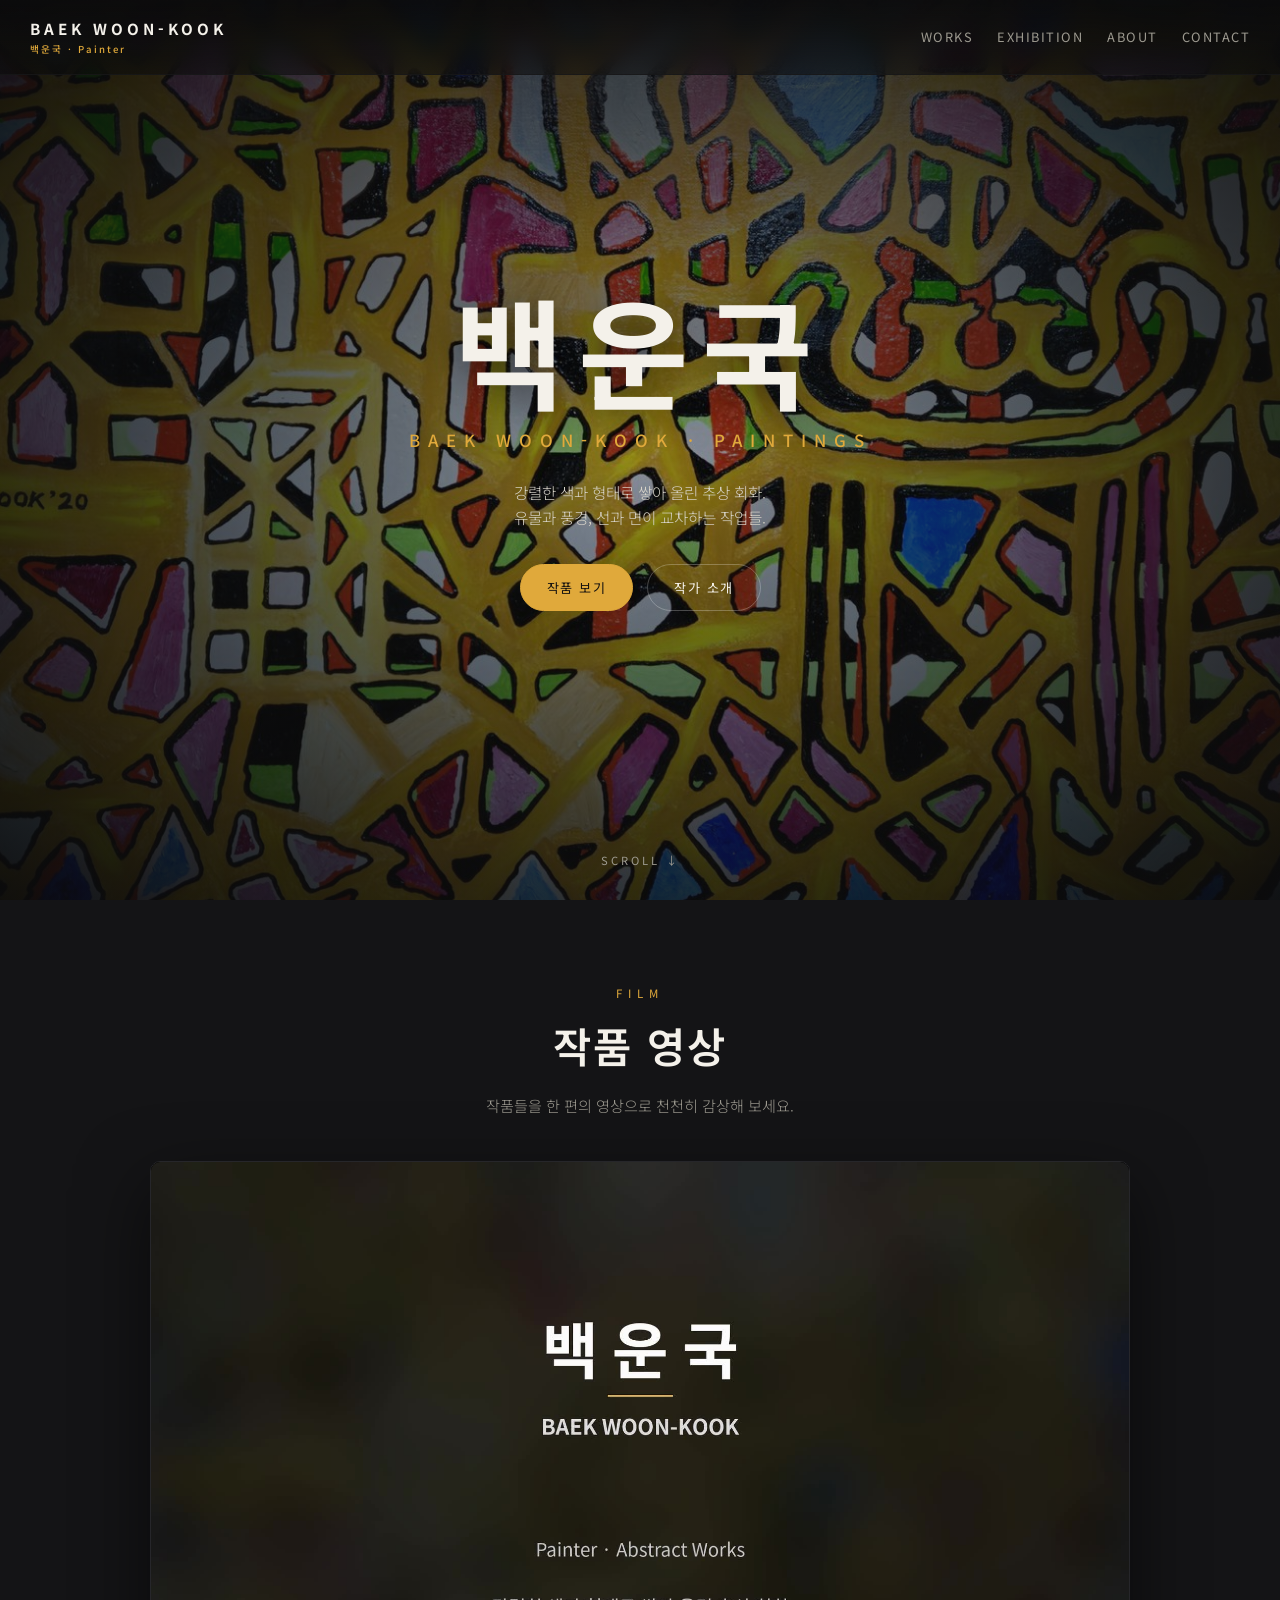
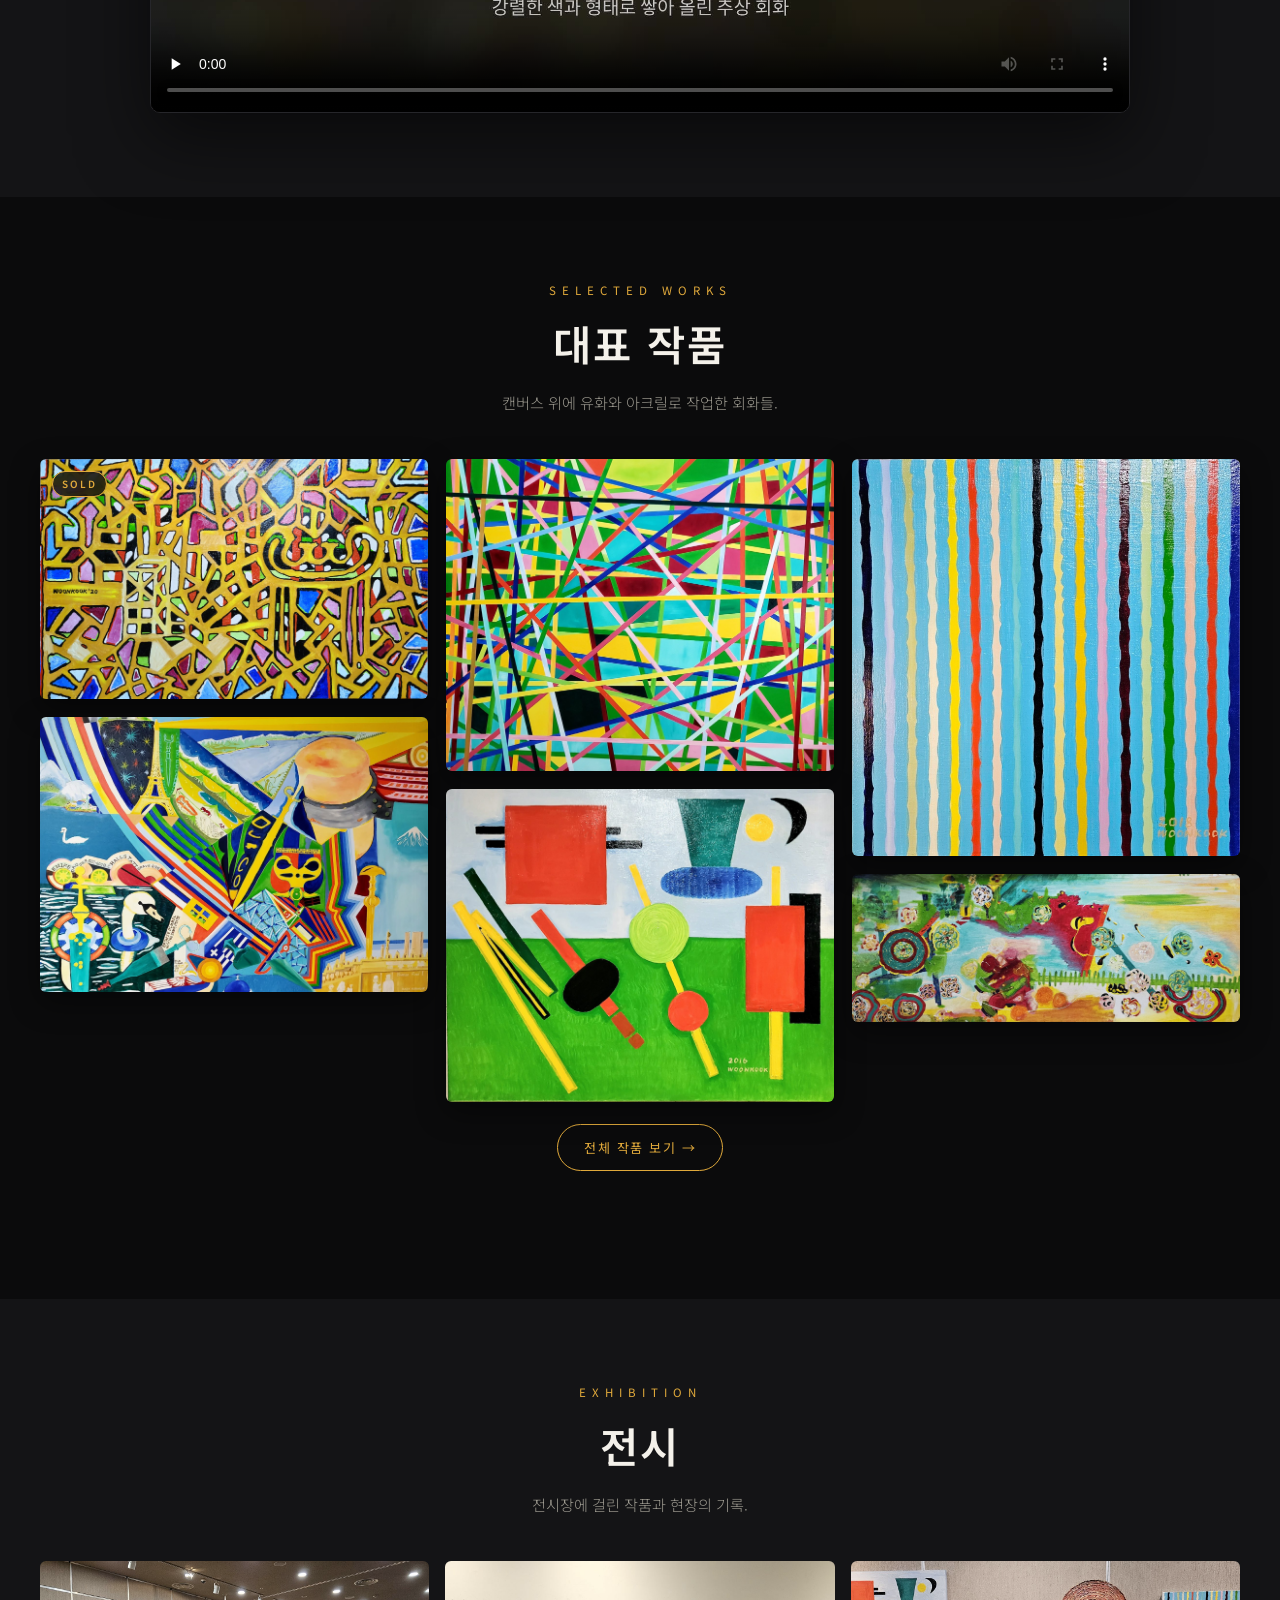
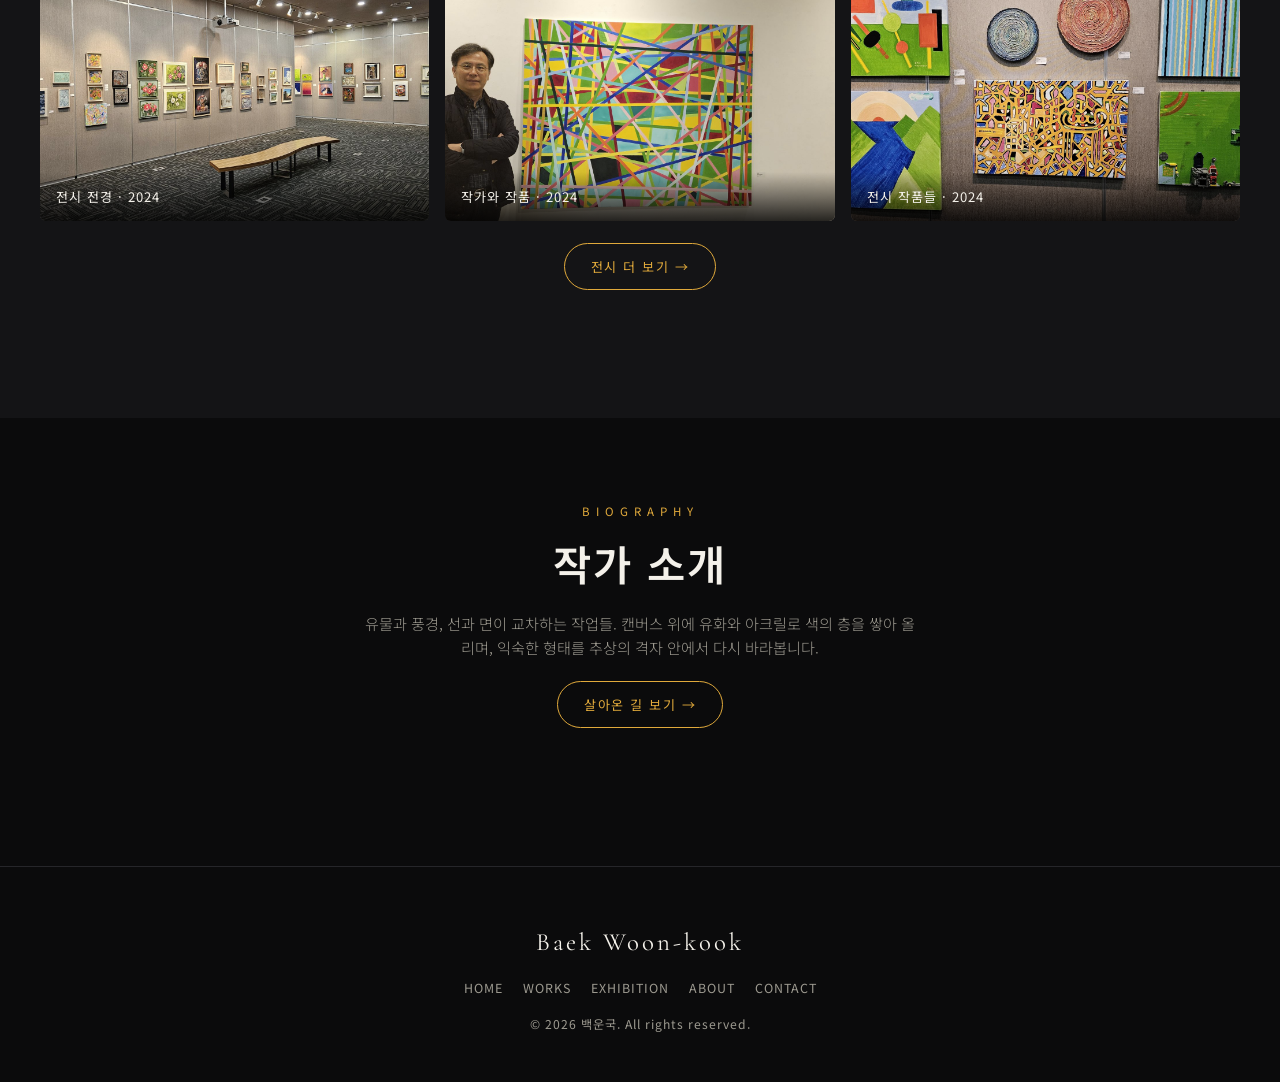
<file: index.html>
<!DOCTYPE html>
<html lang="ko">
<head>
<meta charset="UTF-8" />
<meta name="viewport" content="width=device-width, initial-scale=1.0" />
<title>백운국 · BAEK WOON-KOOK</title>
<meta name="description" content="백운국(BAEK WOON-KOOK) 추상 회화 갤러리. 강렬한 색과 형태로 쌓아 올린 작업들." />
<link rel="preconnect" href="https://fonts.googleapis.com" />
<link rel="preconnect" href="https://fonts.gstatic.com" crossorigin />
<link href="https://fonts.googleapis.com/css2?family=Cormorant+Garamond:wght@500;600;700&family=Noto+Sans+KR:wght@300;400;500;700&display=swap" rel="stylesheet" />
<link rel="stylesheet" href="assets/style.css?v=20260607b" />
<link rel="manifest" href="manifest.webmanifest?v=20260607b" />
<meta name="theme-color" content="#0b0b0c" />
<link rel="apple-touch-icon" href="assets/apple-touch-icon.png?v=20260607b" />
<meta name="apple-mobile-web-app-capable" content="yes" />
<meta name="mobile-web-app-capable" content="yes" />
<meta name="apple-mobile-web-app-status-bar-style" content="black-translucent" />
<meta name="apple-mobile-web-app-title" content="백운국" />
<link rel="icon" type="image/png" sizes="32x32" href="assets/favicon-32.png?v=20260607b" />
</head>
<body>

<header class="hero">
  <div class="bg" id="heroBg"></div>
  <div class="veil"></div>
  <div class="center">
    <h1>백운국</h1>
    <div class="en">BAEK WOON-KOOK · PAINTINGS</div>
    <p class="tag">강렬한 색과 형태로 쌓아 올린 추상 회화.<br>유물과 풍경, 선과 면이 교차하는 작업들.</p>
    <div class="cta">
      <a class="btn solid" href="works.html">작품 보기</a>
      <a class="btn ghost" href="about.html">작가 소개</a>
    </div>
  </div>
  <div class="scroll">SCROLL ↓</div>
</header>

<!-- 작품 영상 -->
<section class="alt" id="film">
  <div class="head reveal">
    <div class="k">Film</div>
    <h2>작품 영상</h2>
    <p>작품들을 한 편의 영상으로 천천히 감상해 보세요.</p>
  </div>
  <div class="filmwrap reveal">
    <video class="filmplayer" controls playsinline preload="none"
           poster="media/slideshow-poster.jpg?v=20260607b">
      <source src="media/slideshow.mp4?v=20260607b" type="video/mp4" />
      이 브라우저는 영상 재생을 지원하지 않습니다.
      <a href="media/slideshow.mp4?v=20260607b">영상 내려받기</a>
    </video>
  </div>
</section>

<!-- 대표 작품 -->
<section id="featured">
  <div class="head reveal">
    <div class="k">Selected Works</div>
    <h2>대표 작품</h2>
    <p>캔버스 위에 유화와 아크릴로 작업한 회화들.</p>
  </div>
  <div class="works" id="featured-grid"></div>
  <div class="head"><a class="btn more" href="works.html">전체 작품 보기 →</a></div>
</section>

<!-- 전시 -->
<section class="alt" id="exhibition">
  <div class="head reveal">
    <div class="k">Exhibition</div>
    <h2>전시</h2>
    <p>전시장에 걸린 작품과 현장의 기록.</p>
  </div>
  <div class="exrow" id="exh-grid"></div>
  <div class="head"><a class="btn more" href="exhibitions.html">전시 더 보기 →</a></div>
</section>

<!-- 작가 소개 티저 -->
<section id="about-teaser">
  <div class="head reveal">
    <div class="k">Biography</div>
    <h2>작가 소개</h2>
    <p id="intro-text"></p>
    <a class="btn more" href="about.html">살아온 길 보기 →</a>
  </div>
</section>

<script src="assets/data.js?v=20260607b"></script>
<script src="assets/site.js?v=20260607b"></script>
<script>
  window.pageInit = function () {
    // 히어로 배경
    document.getElementById("heroBg").style.backgroundImage = "url('" + imgSrc(WORKS[0].file) + "')";
    // 대표 작품 6점
    renderWorks(document.getElementById("featured-grid"), WORKS.slice(0, 6));
    // 전시 3점 (라이트박스)
    const eg = document.getElementById("exh-grid");
    const exItems = EXH.slice(0, 3);
    exItems.forEach((e, i) => {
      const fig = document.createElement("figure"); fig.className = "reveal";
      const img = new Image(); img.src = imgSrc(e.file); img.alt = e.t; img.loading = "lazy";
      const cap = document.createElement("figcaption");
      cap.textContent = e.t + (e.year ? " · " + e.year : "");
      fig.appendChild(img); fig.appendChild(cap);
      fig.onclick = () => openLightbox(exItems.map(x => ({ file:x.file, t:x.t, m:x.year })), i);
      eg.appendChild(fig);
    });
    // 소개 문구
    document.getElementById("intro-text").textContent = SITE.intro;
  };
</script>
</body>
</html>
</file>
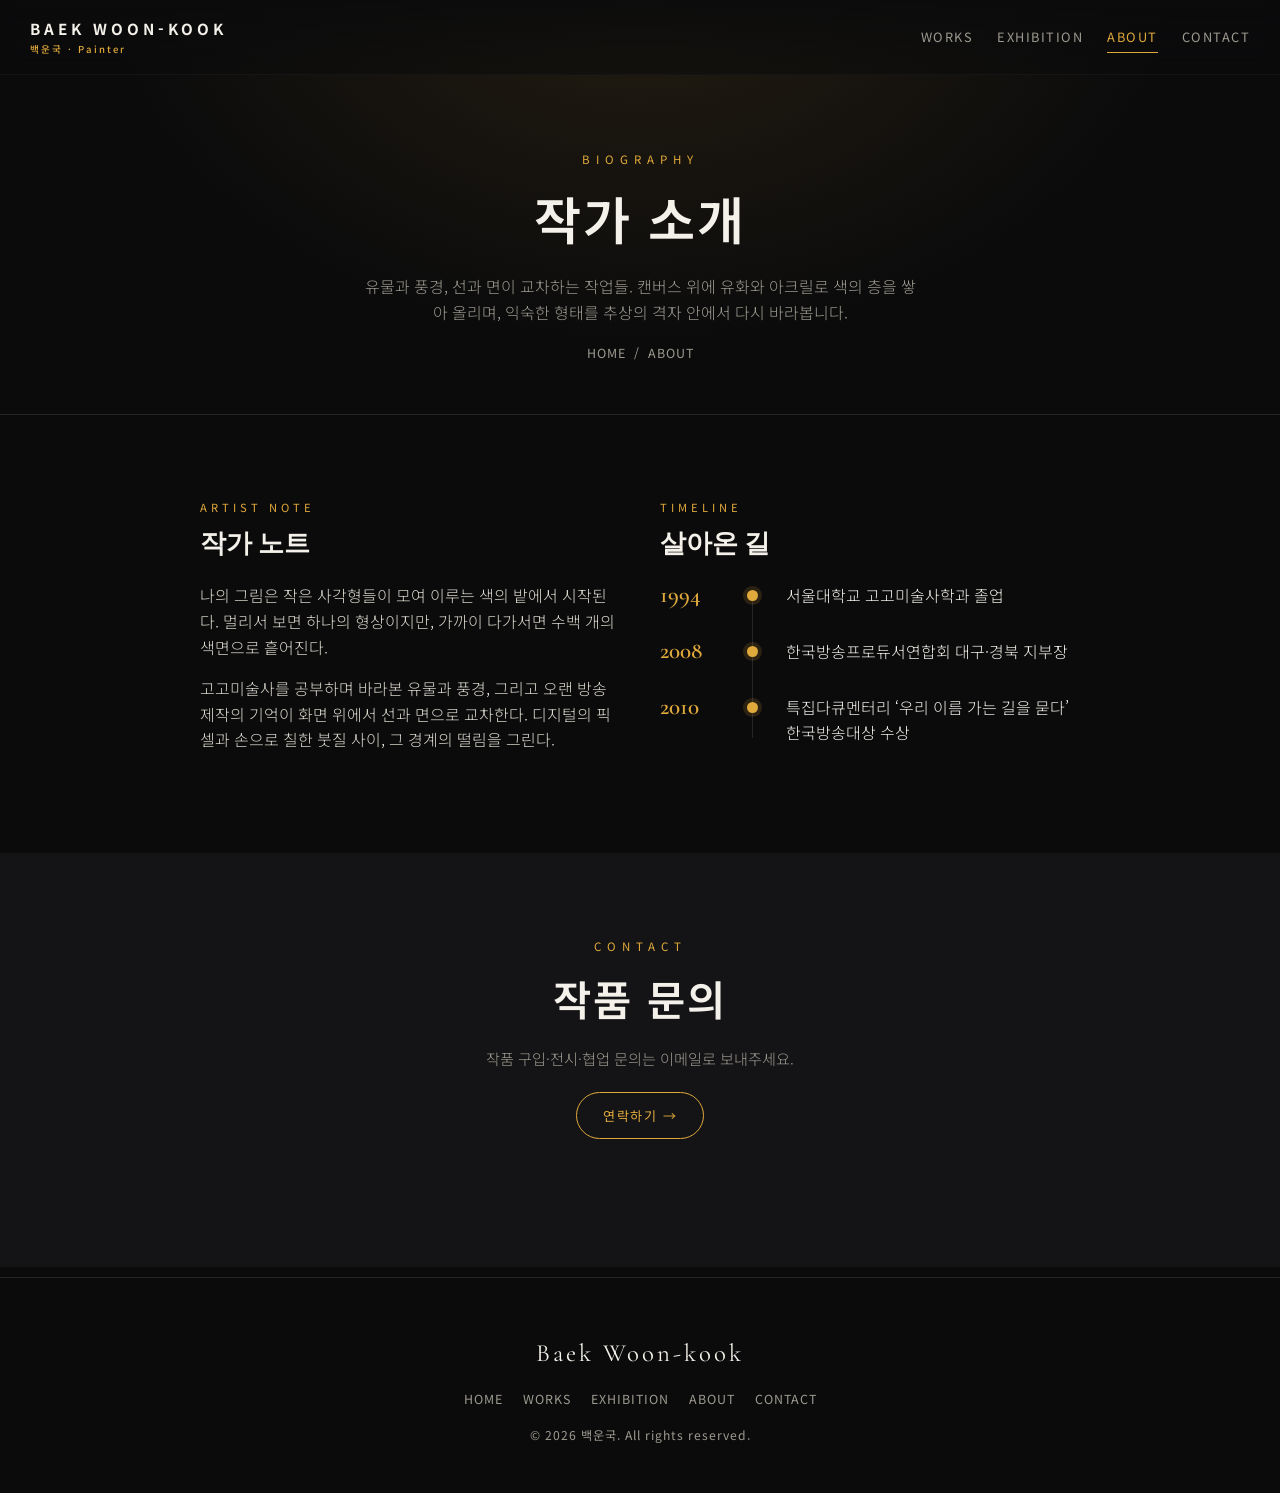
<file: about.html>
<!DOCTYPE html>
<html lang="ko">
<head>
<meta charset="UTF-8" />
<meta name="viewport" content="width=device-width, initial-scale=1.0" />
<title>작가 소개 · 백운국</title>
<meta name="description" content="백운국 작가 노트와 약력." />
<link rel="preconnect" href="https://fonts.googleapis.com" />
<link rel="preconnect" href="https://fonts.gstatic.com" crossorigin />
<link href="https://fonts.googleapis.com/css2?family=Cormorant+Garamond:wght@500;600;700&family=Noto+Sans+KR:wght@300;400;500;700&display=swap" rel="stylesheet" />
<link rel="stylesheet" href="assets/style.css?v=20260607b" />
<link rel="manifest" href="manifest.webmanifest?v=20260607b" />
<meta name="theme-color" content="#0b0b0c" />
<link rel="apple-touch-icon" href="assets/apple-touch-icon.png?v=20260607b" />
<meta name="apple-mobile-web-app-capable" content="yes" />
<meta name="mobile-web-app-capable" content="yes" />
<meta name="apple-mobile-web-app-status-bar-style" content="black-translucent" />
<meta name="apple-mobile-web-app-title" content="백운국" />
<link rel="icon" type="image/png" sizes="32x32" href="assets/favicon-32.png?v=20260607b" />
</head>
<body>

<header class="banner">
  <div class="k">Biography</div>
  <h1>작가 소개</h1>
  <p id="intro"></p>
  <div class="crumb"><a href="index.html">HOME</a> &nbsp;/&nbsp; ABOUT</div>
</header>

<!-- 작가 노트 + 약력 -->
<section>
  <div class="about">
    <div class="statement reveal">
      <div class="k" style="color:var(--gold); letter-spacing:4px; font-size:.7rem;">ARTIST NOTE</div>
      <h2 class="serif" style="font-size:1.6rem; margin:8px 0 18px;">작가 노트</h2>
      <div id="statement"></div>
    </div>
    <div class="reveal">
      <div class="k" style="color:var(--gold); letter-spacing:4px; font-size:.7rem;">TIMELINE</div>
      <h2 class="serif" style="font-size:1.6rem; margin:8px 0 18px;">살아온 길</h2>
      <div class="timeline" id="timeline"></div>
    </div>
  </div>
</section>

<!-- 연락 안내 -->
<section class="alt">
  <div class="head reveal">
    <div class="k">Contact</div>
    <h2>작품 문의</h2>
    <p>작품 구입·전시·협업 문의는 이메일로 보내주세요.</p>
    <a class="btn more" href="contact.html">연락하기 →</a>
  </div>
</section>

<script src="assets/data.js?v=20260607b"></script>
<script src="assets/site.js?v=20260607b"></script>
<script>
  window.pageInit = function () {
    document.getElementById("intro").textContent = SITE.intro;
    document.getElementById("statement").innerHTML =
      SITE.statement.map(p => `<p>${p}</p>`).join("");
    const tg = document.getElementById("timeline");
    LIFE.forEach(e => {
      const r = document.createElement("div"); r.className = "tl";
      r.innerHTML = `<div class="yr">${e.y}</div><div class="body"><div class="desc">${e.d}</div></div>`;
      tg.appendChild(r);
    });
  };
</script>
</body>
</html>
</file>
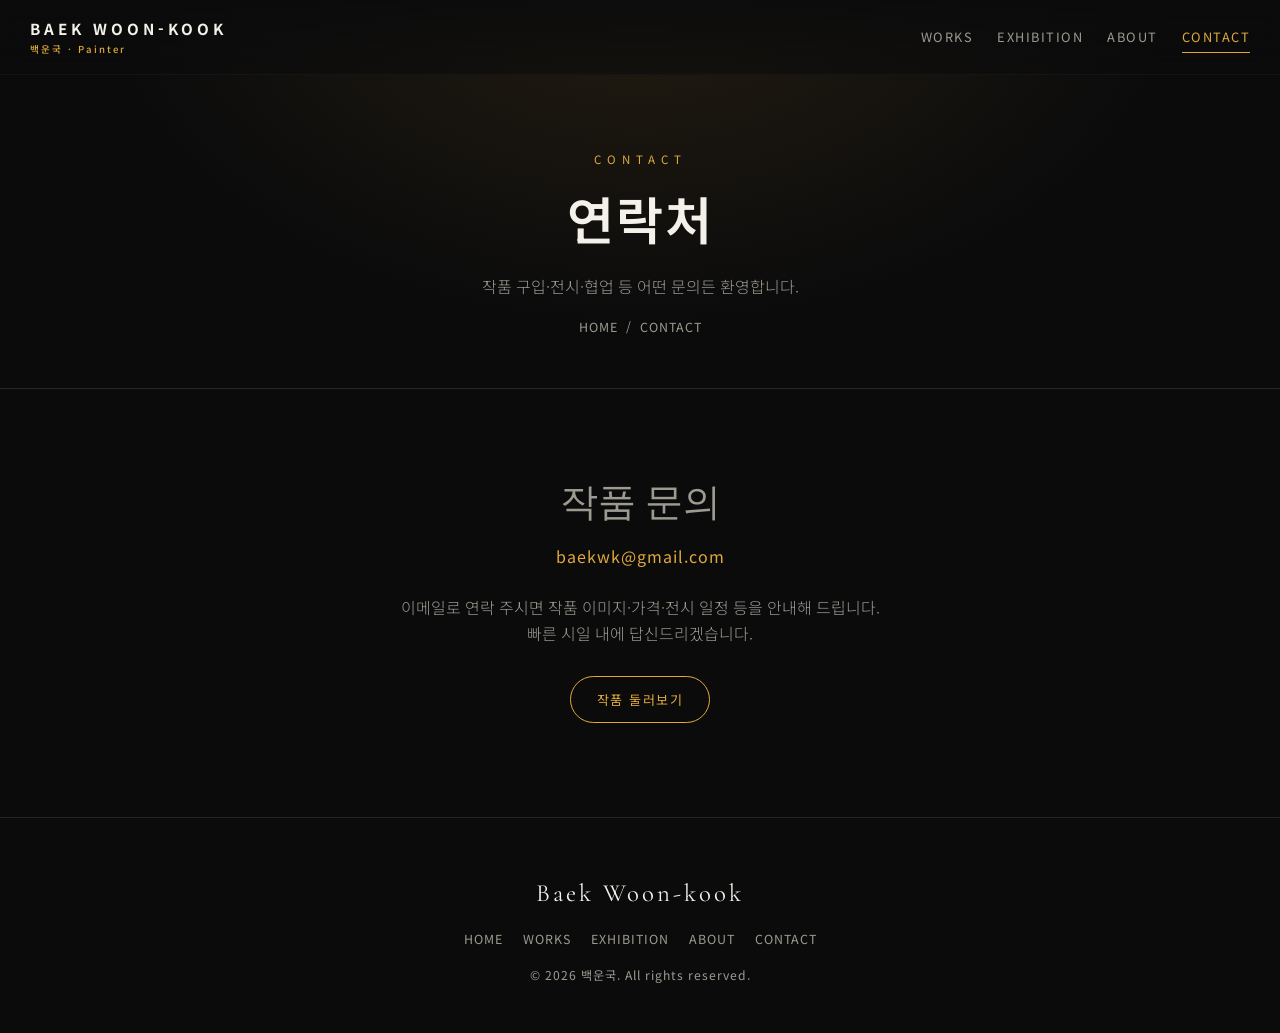
<file: contact.html>
<!DOCTYPE html>
<html lang="ko">
<head>
<meta charset="UTF-8" />
<meta name="viewport" content="width=device-width, initial-scale=1.0" />
<title>연락처 · 백운국</title>
<meta name="description" content="백운국 작품 문의 연락처." />
<link rel="preconnect" href="https://fonts.googleapis.com" />
<link rel="preconnect" href="https://fonts.gstatic.com" crossorigin />
<link href="https://fonts.googleapis.com/css2?family=Cormorant+Garamond:wght@500;600;700&family=Noto+Sans+KR:wght@300;400;500;700&display=swap" rel="stylesheet" />
<link rel="stylesheet" href="assets/style.css?v=20260607b" />
<link rel="manifest" href="manifest.webmanifest?v=20260607b" />
<meta name="theme-color" content="#0b0b0c" />
<link rel="apple-touch-icon" href="assets/apple-touch-icon.png?v=20260607b" />
<meta name="apple-mobile-web-app-capable" content="yes" />
<meta name="mobile-web-app-capable" content="yes" />
<meta name="apple-mobile-web-app-status-bar-style" content="black-translucent" />
<meta name="apple-mobile-web-app-title" content="백운국" />
<link rel="icon" type="image/png" sizes="32x32" href="assets/favicon-32.png?v=20260607b" />
</head>
<body>

<header class="banner">
  <div class="k">Contact</div>
  <h1>연락처</h1>
  <p>작품 구입·전시·협업 등 어떤 문의든 환영합니다.</p>
  <div class="crumb"><a href="index.html">HOME</a> &nbsp;/&nbsp; CONTACT</div>
</header>

<section>
  <div class="contact reveal">
    <p class="big">작품 문의</p>
    <a class="mail" id="mail" href="#"></a>
    <p>이메일로 연락 주시면 작품 이미지·가격·전시 일정 등을 안내해 드립니다.<br>
       빠른 시일 내에 답신드리겠습니다.</p>
    <div style="margin-top:30px;"><a class="btn" href="works.html">작품 둘러보기</a></div>
  </div>
</section>

<script src="assets/data.js?v=20260607b"></script>
<script src="assets/site.js?v=20260607b"></script>
<script>
  window.pageInit = function () {
    const m = document.getElementById("mail");
    m.textContent = SITE.email;
    m.href = "mailto:" + SITE.email;
  };
</script>
</body>
</html>
</file>
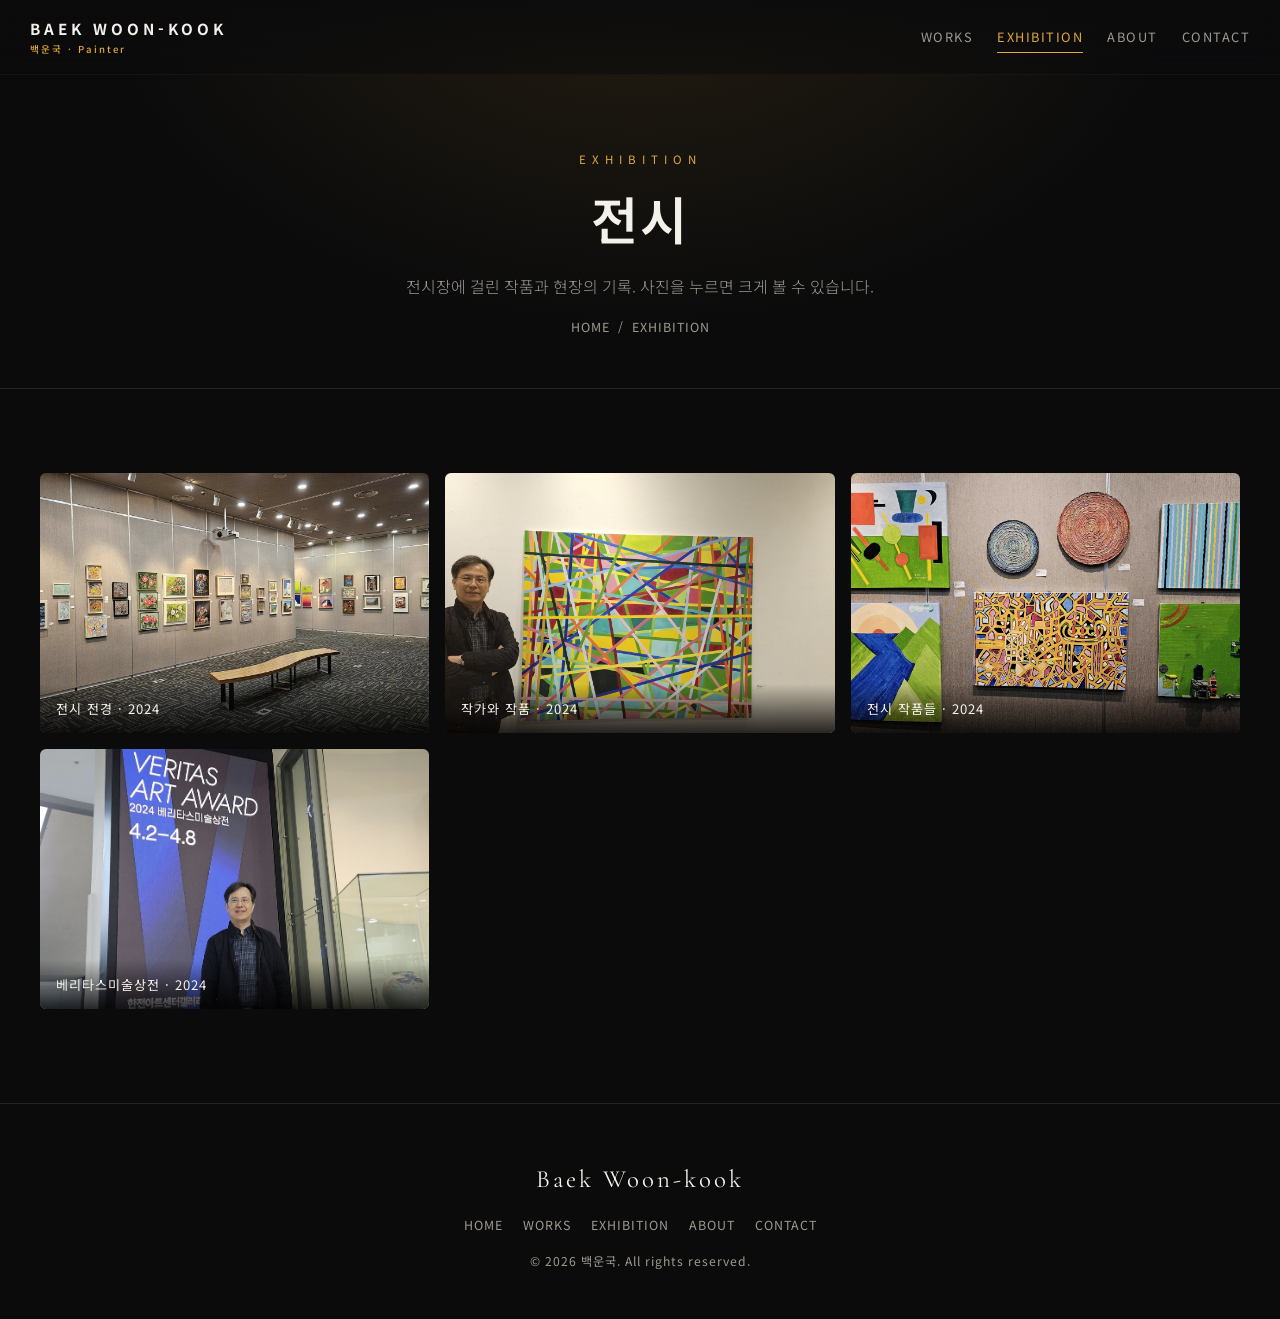
<file: exhibitions.html>
<!DOCTYPE html>
<html lang="ko">
<head>
<meta charset="UTF-8" />
<meta name="viewport" content="width=device-width, initial-scale=1.0" />
<title>전시 · 백운국</title>
<meta name="description" content="백운국 전시 기록." />
<link rel="preconnect" href="https://fonts.googleapis.com" />
<link rel="preconnect" href="https://fonts.gstatic.com" crossorigin />
<link href="https://fonts.googleapis.com/css2?family=Cormorant+Garamond:wght@500;600;700&family=Noto+Sans+KR:wght@300;400;500;700&display=swap" rel="stylesheet" />
<link rel="stylesheet" href="assets/style.css?v=20260607b" />
<link rel="manifest" href="manifest.webmanifest?v=20260607b" />
<meta name="theme-color" content="#0b0b0c" />
<link rel="apple-touch-icon" href="assets/apple-touch-icon.png?v=20260607b" />
<meta name="apple-mobile-web-app-capable" content="yes" />
<meta name="mobile-web-app-capable" content="yes" />
<meta name="apple-mobile-web-app-status-bar-style" content="black-translucent" />
<meta name="apple-mobile-web-app-title" content="백운국" />
<link rel="icon" type="image/png" sizes="32x32" href="assets/favicon-32.png?v=20260607b" />
</head>
<body>

<header class="banner">
  <div class="k">Exhibition</div>
  <h1>전시</h1>
  <p>전시장에 걸린 작품과 현장의 기록. 사진을 누르면 크게 볼 수 있습니다.</p>
  <div class="crumb"><a href="index.html">HOME</a> &nbsp;/&nbsp; EXHIBITION</div>
</header>

<section>
  <div class="exrow" id="exh-grid"></div>
</section>

<script src="assets/data.js?v=20260607b"></script>
<script src="assets/site.js?v=20260607b"></script>
<script>
  window.pageInit = function () {
    const eg = document.getElementById("exh-grid");
    EXH.forEach((e, i) => {
      const fig = document.createElement("figure"); fig.className = "reveal";
      const img = new Image(); img.src = imgSrc(e.file); img.alt = e.t; img.loading = "lazy";
      const cap = document.createElement("figcaption");
      cap.textContent = e.t + (e.year ? " · " + e.year : "");
      fig.appendChild(img); fig.appendChild(cap);
      fig.onclick = () => openLightbox(EXH.map(x => ({ file:x.file, t:x.t, m:x.year })), i);
      eg.appendChild(fig);
    });
  };
</script>
</body>
</html>
</file>
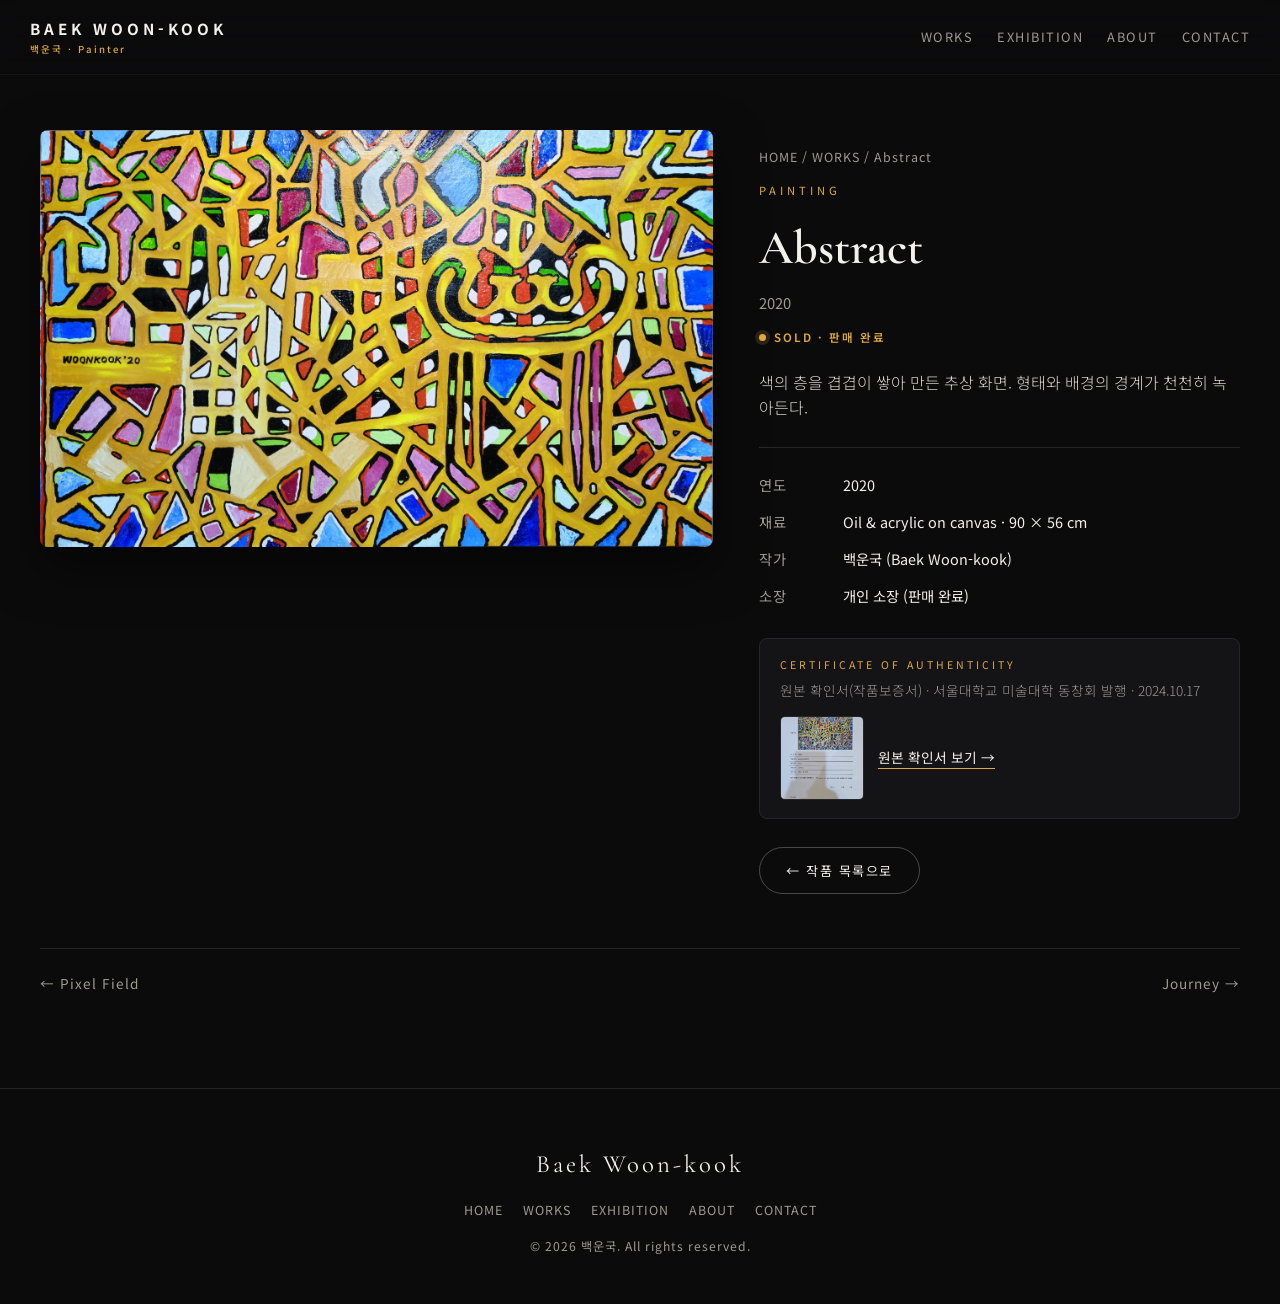
<file: work.html>
<!DOCTYPE html>
<html lang="ko">
<head>
<meta charset="UTF-8" />
<meta name="viewport" content="width=device-width, initial-scale=1.0" />
<title>작품 상세 · 백운국</title>
<link rel="preconnect" href="https://fonts.googleapis.com" />
<link rel="preconnect" href="https://fonts.gstatic.com" crossorigin />
<link href="https://fonts.googleapis.com/css2?family=Cormorant+Garamond:wght@500;600;700&family=Noto+Sans+KR:wght@300;400;500;700&display=swap" rel="stylesheet" />
<link rel="stylesheet" href="assets/style.css?v=20260607b" />
<link rel="manifest" href="manifest.webmanifest?v=20260607b" />
<meta name="theme-color" content="#0b0b0c" />
<link rel="apple-touch-icon" href="assets/apple-touch-icon.png?v=20260607b" />
<meta name="apple-mobile-web-app-capable" content="yes" />
<meta name="mobile-web-app-capable" content="yes" />
<meta name="apple-mobile-web-app-status-bar-style" content="black-translucent" />
<meta name="apple-mobile-web-app-title" content="백운국" />
<link rel="icon" type="image/png" sizes="32x32" href="assets/favicon-32.png?v=20260607b" />
</head>
<body>

<section style="padding-top:130px;">
  <div class="detail" id="detail"><!-- JS --></div>
  <div class="pager" id="pager"></div>
</section>

<script src="assets/data.js?v=20260607b"></script>
<script src="assets/site.js?v=20260607b"></script>
<script>
  window.pageInit = function () {
    const params = new URLSearchParams(location.search);
    const id = params.get("id");
    let idx = WORKS.findIndex(w => w.id === id);
    if (idx < 0) idx = 0;
    const w = WORKS[idx];
    document.title = w.t + " · 백운국";

    const statusHtml = w.sold
      ? `<div class="status"><span class="dot"></span><span class="sold">SOLD · 판매 완료</span></div>`
      : "";
    const certHtml = (w.sold && w.cert)
      ? `<div class="cert-box">
           <div class="lbl">Certificate of Authenticity</div>
           <div class="desc2">원본 확인서(작품보증서)${w.certInfo ? " · " + w.certInfo : ""}</div>
           <div class="cert-thumb" id="certThumb">
             <img src="${imgSrc(w.cert)}" alt="원본 확인서" />
             <span class="go">원본 확인서 보기 →</span>
           </div>
         </div>`
      : "";

    const detail = document.getElementById("detail");
    detail.innerHTML =
      `<div class="figwrap reveal"><img id="art" src="${imgSrc(w.file)}" alt="${w.t}" /></div>
       <div class="meta reveal">
         <div class="crumb"><a href="index.html">HOME</a> / <a href="works.html">WORKS</a> / ${w.t}</div>
         <div class="k" style="margin-top:14px;">Painting</div>
         <h1>${w.t}</h1>
         <div class="sub">${w.year || ""}</div>
         ${statusHtml}
         <p class="desc">${w.d || ""}</p>
         <dl>
           <div><dt>연도</dt><dd>${w.year || "—"}</dd></div>
           <div><dt>재료</dt><dd>${w.m || "—"}</dd></div>
           <div><dt>작가</dt><dd>백운국 (Baek Woon-kook)</dd></div>
           ${w.sold ? `<div><dt>소장</dt><dd>개인 소장 (판매 완료)</dd></div>` : ""}
         </dl>
         ${certHtml}
         <div style="margin-top:28px;"><a class="btn ghost" href="works.html">← 작품 목록으로</a></div>
       </div>`;

    // 클릭하면 확대 (라이트박스)
    document.getElementById("art").onclick = () =>
      openLightbox([{ file:w.file, t:w.t, m:(w.year ? w.year + " · " : "") + (w.m || "") }], 0);

    // 원본 확인서 보기
    if (w.sold && w.cert) {
      document.getElementById("certThumb").onclick = () =>
        openLightbox([{ file:w.cert, t:w.t + " · 원본 확인서", m:w.certInfo || "" }], 0);
    }

    // 이전 / 다음
    const prev = WORKS[(idx - 1 + WORKS.length) % WORKS.length];
    const next = WORKS[(idx + 1) % WORKS.length];
    document.getElementById("pager").innerHTML =
      `<a href="work.html?id=${prev.id}">← ${prev.t}</a>
       <a href="work.html?id=${next.id}">${next.t} →</a>`;
  };
</script>
</body>
</html>
</file>
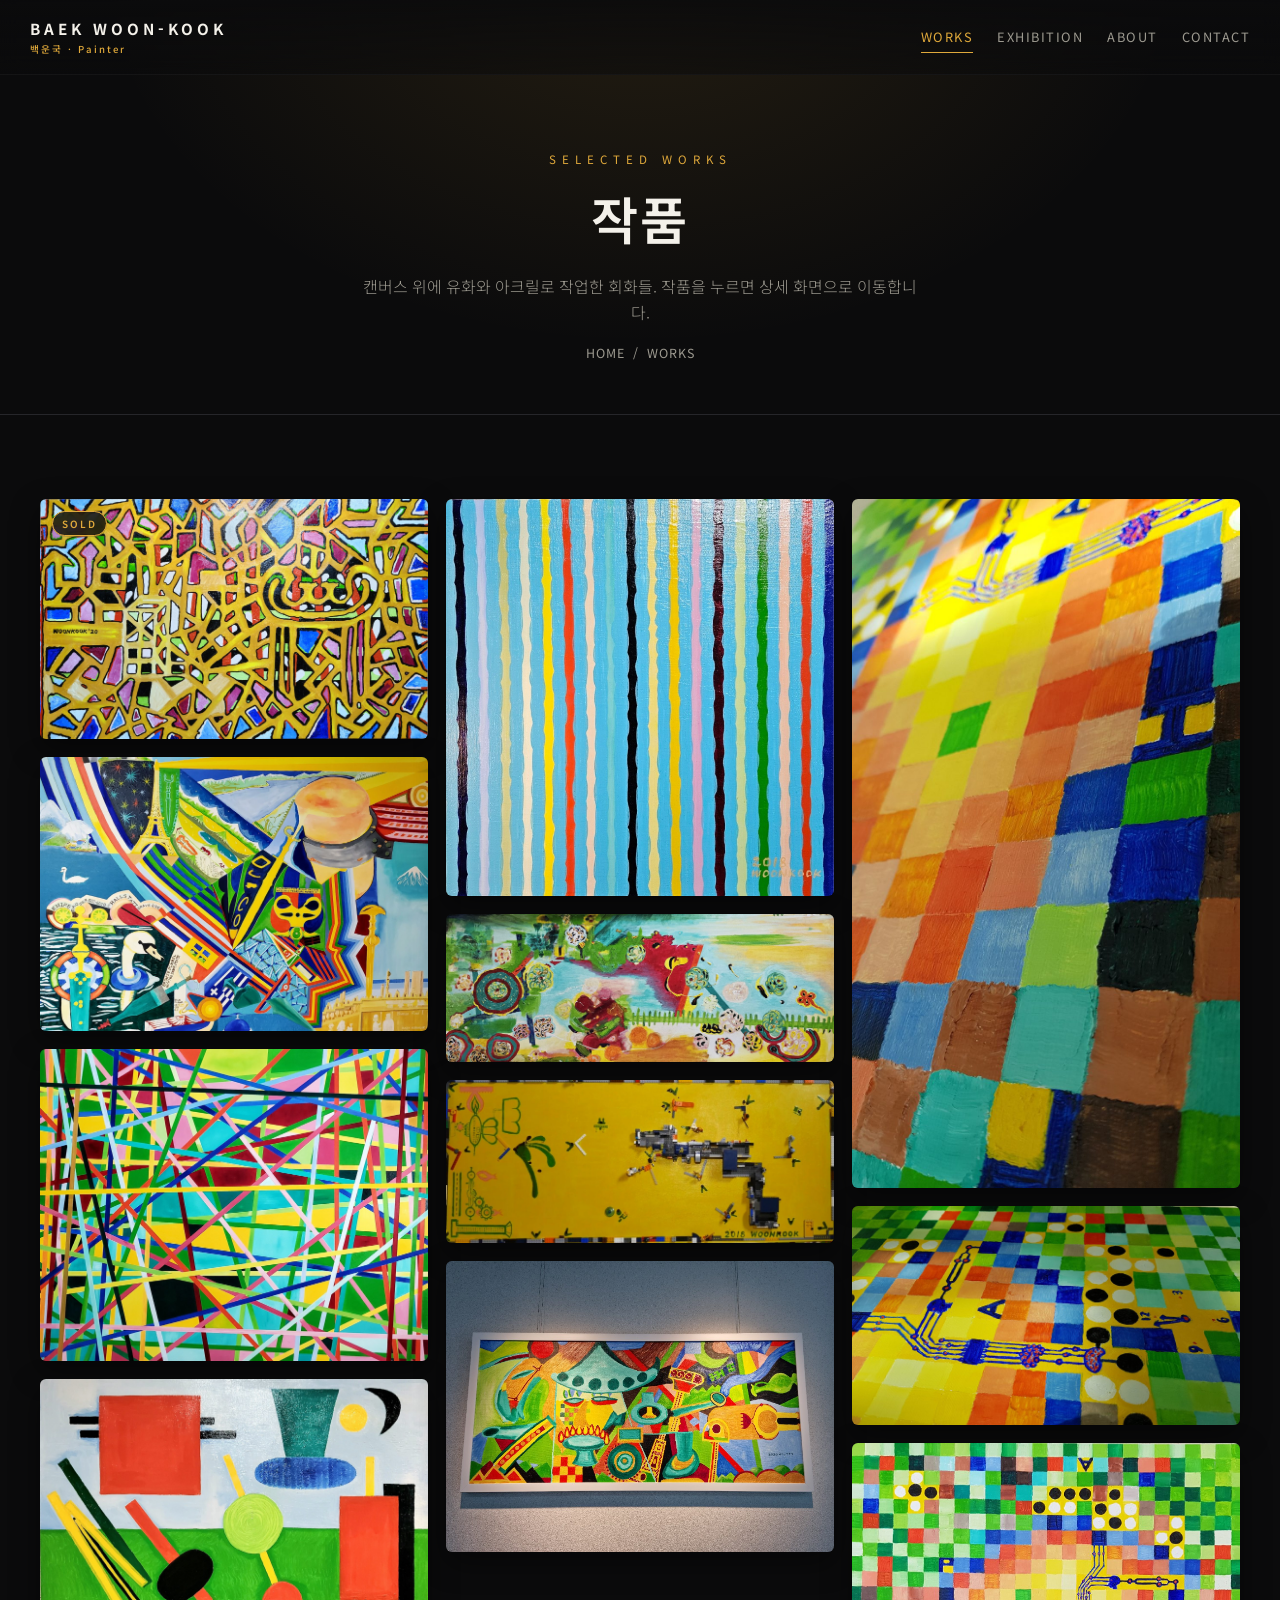
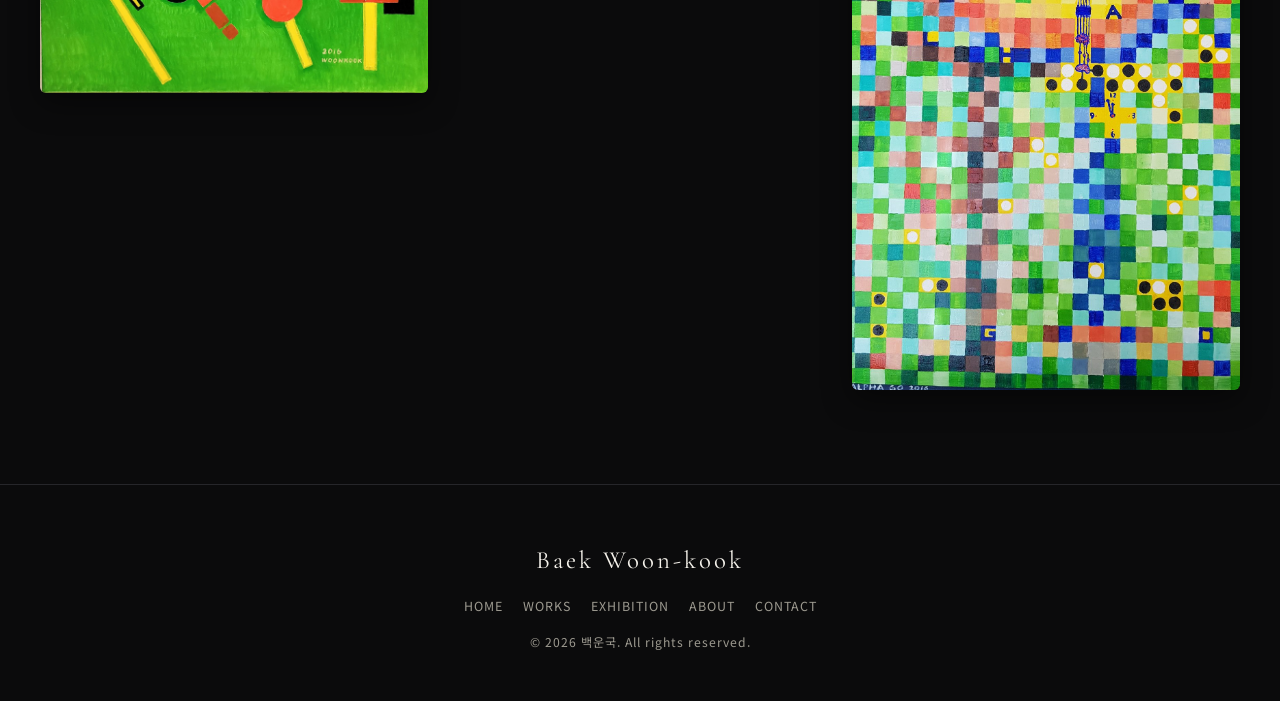
<file: works.html>
<!DOCTYPE html>
<html lang="ko">
<head>
<meta charset="UTF-8" />
<meta name="viewport" content="width=device-width, initial-scale=1.0" />
<title>작품 · 백운국</title>
<meta name="description" content="백운국 회화 작품 전체 목록." />
<link rel="preconnect" href="https://fonts.googleapis.com" />
<link rel="preconnect" href="https://fonts.gstatic.com" crossorigin />
<link href="https://fonts.googleapis.com/css2?family=Cormorant+Garamond:wght@500;600;700&family=Noto+Sans+KR:wght@300;400;500;700&display=swap" rel="stylesheet" />
<link rel="stylesheet" href="assets/style.css?v=20260607b" />
<link rel="manifest" href="manifest.webmanifest?v=20260607b" />
<meta name="theme-color" content="#0b0b0c" />
<link rel="apple-touch-icon" href="assets/apple-touch-icon.png?v=20260607b" />
<meta name="apple-mobile-web-app-capable" content="yes" />
<meta name="mobile-web-app-capable" content="yes" />
<meta name="apple-mobile-web-app-status-bar-style" content="black-translucent" />
<meta name="apple-mobile-web-app-title" content="백운국" />
<link rel="icon" type="image/png" sizes="32x32" href="assets/favicon-32.png?v=20260607b" />
</head>
<body>

<header class="banner">
  <div class="k">Selected Works</div>
  <h1>작품</h1>
  <p>캔버스 위에 유화와 아크릴로 작업한 회화들. 작품을 누르면 상세 화면으로 이동합니다.</p>
  <div class="crumb"><a href="index.html">HOME</a> &nbsp;/&nbsp; WORKS</div>
</header>

<section>
  <div class="works" id="works-grid"></div>
</section>

<script src="assets/data.js?v=20260607b"></script>
<script src="assets/site.js?v=20260607b"></script>
<script>
  window.pageInit = function () {
    renderWorks(document.getElementById("works-grid"), WORKS);
  };
</script>
</body>
</html>
</file>
<file: assets/style.css>
/* =========================================================================
   백운국 갤러리 · 공통 스타일
   ========================================================================= */
:root{
  --bg:#0b0b0c; --bg2:#141416; --bg3:#1c1c20;
  --fg:#f4f1ea; --muted:#9d9a90; --gold:#e0a93b; --line:#26262a;
  --maxw:1200px;
}
*{box-sizing:border-box;}
html{scroll-behavior:smooth;}
body{
  margin:0; background:var(--bg); color:var(--fg);
  font-family:"Noto Sans KR",sans-serif; line-height:1.6;
  -webkit-font-smoothing:antialiased;
}
img{max-width:100%; display:block;}
a{color:inherit; text-decoration:none;}
.serif{font-family:"Cormorant Garamond",serif;}
.wrap{max-width:var(--maxw); margin:0 auto; padding:0 26px;}

/* ---- Top nav (site.js가 채웁니다) ---- */
.nav{
  position:fixed; top:0; left:0; right:0; z-index:50;
  display:flex; justify-content:space-between; align-items:center;
  padding:16px 30px; backdrop-filter:blur(10px);
  background:linear-gradient(to bottom, rgba(11,11,12,.92), rgba(11,11,12,.55));
  border-bottom:1px solid rgba(255,255,255,.04);
}
.nav .brand{font-weight:700; letter-spacing:4px; font-size:.95rem; color:var(--fg);}
.nav .brand small{display:block; letter-spacing:2px; font-size:.6rem; color:var(--gold); font-weight:500; margin-top:2px;}
.nav .links{display:flex; align-items:center; gap:24px;}
.nav .links a{color:var(--muted); font-size:.8rem; letter-spacing:1.5px; transition:color .2s; position:relative; padding:4px 0;}
.nav .links a:hover{color:var(--fg);}
.nav .links a.active{color:var(--gold);}
.nav .links a.active::after{
  content:""; position:absolute; left:0; right:0; bottom:-2px; height:1px; background:var(--gold);
}
.nav .burger{display:none; background:none; border:none; color:var(--fg); cursor:pointer; font-size:1.5rem; line-height:1;}
@media(max-width:720px){
  .nav .links{
    position:fixed; top:0; right:0; height:100vh; width:min(74vw,300px);
    flex-direction:column; align-items:flex-start; justify-content:center; gap:28px;
    padding:0 34px; background:var(--bg2); transform:translateX(100%);
    transition:transform .35s ease; box-shadow:-20px 0 60px rgba(0,0,0,.5);
  }
  .nav .links.open{transform:translateX(0);}
  .nav .links a{font-size:1.05rem;}
  .nav .burger{display:block; z-index:60;}
}

/* ---- Page banner (서브페이지 상단) ---- */
.banner{
  padding:150px 26px 50px; text-align:center; border-bottom:1px solid var(--line);
  background:
    radial-gradient(ellipse at 50% -10%, rgba(224,169,59,.12), transparent 60%),
    var(--bg);
}
.banner .k{color:var(--gold); letter-spacing:6px; font-size:.72rem; text-transform:uppercase;}
.banner h1{font-size:clamp(2rem,6vw,3.2rem); margin:10px 0 0; font-weight:600; letter-spacing:2px;}
.banner p{color:var(--muted); max-width:560px; margin:14px auto 0; font-weight:300;}
.crumb{margin-top:18px; font-size:.78rem; color:var(--muted); letter-spacing:1px;}
.crumb a:hover{color:var(--gold);}

/* ---- Hero (홈) ---- */
.hero{position:relative; height:100vh; min-height:560px; display:flex; align-items:center; justify-content:center; overflow:hidden;}
.hero .bg{position:absolute; inset:0; background-position:center; background-size:cover; transform:scale(1.08); filter:saturate(1.1); animation:slowzoom 18s ease-in-out infinite alternate;}
@keyframes slowzoom{from{transform:scale(1.08);}to{transform:scale(1.18);}}
.hero .veil{position:absolute; inset:0; background:radial-gradient(ellipse at center, rgba(11,11,12,.4) 0%, rgba(11,11,12,.82) 70%, rgba(11,11,12,.97) 100%);}
.hero .center{position:relative; text-align:center; padding:0 20px;}
.hero h1{margin:0; font-weight:700; letter-spacing:14px; font-size:clamp(3rem,11vw,7.5rem); line-height:1; text-shadow:0 6px 40px rgba(0,0,0,.6);}
.hero .en{margin:18px 0 0; letter-spacing:8px; font-size:clamp(.8rem,2.4vw,1.05rem); color:var(--gold); font-weight:500;}
.hero .tag{margin:26px auto 0; max-width:520px; color:#d8d4ca; font-weight:300; font-size:.98rem;}
.hero .cta{margin-top:34px; display:flex; gap:14px; justify-content:center; flex-wrap:wrap;}
.hero .scroll{position:absolute; bottom:30px; left:50%; transform:translateX(-50%); color:var(--muted); font-size:.7rem; letter-spacing:3px; animation:bob 2s ease-in-out infinite;}
@keyframes bob{0%,100%{transform:translate(-50%,0);}50%{transform:translate(-50%,8px);}}

/* ---- Buttons ---- */
.btn{display:inline-block; padding:12px 26px; border-radius:40px; font-size:.82rem; letter-spacing:1.5px; transition:all .25s; border:1px solid var(--gold); color:var(--gold);}
.btn:hover{background:var(--gold); color:#161310;}
.btn.solid{background:var(--gold); color:#161310;}
.btn.solid:hover{background:transparent; color:var(--gold);}
.btn.ghost{border-color:rgba(255,255,255,.25); color:var(--fg);}
.btn.ghost:hover{border-color:var(--fg); background:rgba(255,255,255,.06);}

/* ---- Section heading ---- */
section{padding:84px 26px;}
.head{max-width:var(--maxw); margin:0 auto 44px; text-align:center;}
.head .k{color:var(--gold); letter-spacing:6px; font-size:.72rem; text-transform:uppercase;}
.head h2{font-size:clamp(1.7rem,5vw,2.6rem); margin:10px 0 0; font-weight:600; letter-spacing:2px;}
.head p{color:var(--muted); margin:14px auto 0; max-width:560px; font-weight:300; font-size:.95rem;}
.head .more{display:inline-block; margin-top:22px;}
.alt{background:var(--bg2);}

/* ---- Film (작품 영상) ---- */
.filmwrap{
  max-width:980px; margin:0 auto; border-radius:10px; overflow:hidden;
  background:#000; box-shadow:0 24px 70px rgba(0,0,0,.55);
  border:1px solid var(--line);
}
.filmplayer{width:100%; aspect-ratio:16/9; display:block; background:#000;}

/* ---- Works grid (masonry) ---- */
.works{column-count:3; column-gap:18px; max-width:var(--maxw); margin:0 auto;}
@media(max-width:900px){.works{column-count:2;}}
@media(max-width:560px){.works{column-count:1;}}
.card{position:relative; margin:0 0 18px; break-inside:avoid; cursor:pointer; border-radius:6px; overflow:hidden; background:var(--bg2); box-shadow:0 10px 30px rgba(0,0,0,.45); display:block;}
.card img{width:100%; opacity:0; transition:opacity .6s ease, transform .6s ease;}
.card img.loaded{opacity:1;}
.card:hover img{transform:scale(1.06);}
.card .ov{position:absolute; inset:0; display:flex; flex-direction:column; justify-content:flex-end; padding:20px; opacity:0; transition:opacity .35s ease; background:linear-gradient(to top, rgba(0,0,0,.82) 0%, rgba(0,0,0,.2) 45%, transparent 75%);}
.card:hover .ov{opacity:1;}
.card .ov .t{font-family:"Cormorant Garamond",serif; font-size:1.45rem; font-weight:600;}
.card .ov .m{color:#cfcbbf; font-size:.8rem; font-weight:300; margin-top:2px;}
.card .badge{
  position:absolute; top:12px; left:12px; z-index:2;
  background:rgba(11,11,12,.78); color:var(--gold); border:1px solid var(--gold);
  font-size:.62rem; letter-spacing:2px; font-weight:600; padding:4px 9px; border-radius:30px;
  backdrop-filter:blur(4px);
}

/* 작품 상세 - 판매 / 원본 확인서 */
.status{display:inline-flex; align-items:center; gap:8px; margin:14px 0 0; font-size:.72rem; letter-spacing:2px;}
.status .dot{width:7px; height:7px; border-radius:50%; background:var(--gold); box-shadow:0 0 0 4px rgba(224,169,59,.15);}
.status .sold{color:var(--gold); font-weight:600;}
.cert-box{margin-top:24px; padding:18px 20px; border:1px solid var(--line); border-radius:8px; background:var(--bg2);}
.cert-box .lbl{color:var(--gold); letter-spacing:3px; font-size:.66rem; text-transform:uppercase;}
.cert-box .desc2{color:var(--muted); font-size:.85rem; font-weight:300; margin:6px 0 14px;}
.cert-thumb{display:flex; gap:14px; align-items:center; cursor:pointer;}
.cert-thumb img{width:84px; height:84px; object-fit:cover; border-radius:5px; border:1px solid var(--line); flex:none;}
.cert-thumb .go{color:var(--fg); font-size:.86rem; border-bottom:1px solid var(--gold); transition:color .2s;}
.cert-thumb:hover .go{color:var(--gold);}

/* ---- Exhibition strip ---- */
.exrow{display:grid; grid-template-columns:repeat(3,1fr); gap:16px; max-width:var(--maxw); margin:0 auto;}
@media(max-width:760px){.exrow{grid-template-columns:1fr;}}
.exrow figure{margin:0; border-radius:6px; overflow:hidden; position:relative; cursor:pointer;}
.exrow img{width:100%; height:260px; object-fit:cover; transition:transform .5s ease; filter:grayscale(.15);}
.exrow figure:hover img{transform:scale(1.05); filter:none;}
.exrow figcaption{position:absolute; left:0; right:0; bottom:0; padding:14px 16px; background:linear-gradient(to top, rgba(0,0,0,.8), transparent); font-size:.82rem; letter-spacing:1px;}

/* ---- Work detail ---- */
.detail{max-width:var(--maxw); margin:0 auto; display:grid; grid-template-columns:1.4fr 1fr; gap:46px; align-items:start;}
@media(max-width:840px){.detail{grid-template-columns:1fr; gap:30px;}}
.detail .figwrap{background:var(--bg2); border-radius:8px; overflow:hidden; box-shadow:0 20px 50px rgba(0,0,0,.5);}
.detail .figwrap img{width:100%; cursor:zoom-in;}
.detail .meta .k{color:var(--gold); letter-spacing:4px; font-size:.7rem; text-transform:uppercase;}
.detail .meta h1{font-family:"Cormorant Garamond",serif; font-size:clamp(2rem,5vw,3rem); margin:10px 0 4px; font-weight:600;}
.detail .meta .sub{color:var(--muted); font-size:.92rem;}
.detail .meta .desc{margin-top:22px; font-weight:300; color:#ddd9cf;}
.detail .meta dl{margin:26px 0 0; border-top:1px solid var(--line); padding-top:18px;}
.detail .meta dl div{display:flex; gap:14px; padding:7px 0; font-size:.9rem;}
.detail .meta dl dt{color:var(--muted); width:70px; flex:none; letter-spacing:1px;}
.detail .meta dl dd{margin:0;}
.pager{max-width:var(--maxw); margin:54px auto 0; display:flex; justify-content:space-between; gap:14px; border-top:1px solid var(--line); padding-top:24px;}
.pager a{color:var(--muted); font-size:.85rem; letter-spacing:1px; transition:color .2s;}
.pager a:hover{color:var(--gold);}
.pager a.disabled{opacity:.3; pointer-events:none;}

/* ---- About / timeline ---- */
.about{max-width:880px; margin:0 auto; display:grid; grid-template-columns:1fr 1fr; gap:40px;}
@media(max-width:760px){.about{grid-template-columns:1fr;}}
.about .statement p{font-weight:300; color:#ddd9cf; margin:0 0 16px;}
.timeline{position:relative;}
.timeline::before{content:""; position:absolute; left:92px; top:8px; bottom:8px; width:1px; background:var(--line);}
.tl{position:relative; display:grid; grid-template-columns:92px 1fr; padding:0 0 30px;}
.tl:last-child{padding-bottom:0;}
.tl .yr{font-family:"Cormorant Garamond",serif; color:var(--gold); font-size:1.45rem; font-weight:600; line-height:1.1;}
.tl .body{position:relative; padding-left:34px;}
.tl .body::before{content:""; position:absolute; left:-5px; top:7px; width:11px; height:11px; border-radius:50%; background:var(--gold); box-shadow:0 0 0 4px rgba(224,169,59,.15);}
.tl .body .desc{font-weight:300;}
@media(max-width:560px){
  .timeline::before{left:0;}
  .tl{grid-template-columns:1fr; gap:4px;}
  .tl .yr,.tl .body{padding-left:24px;}
}

/* ---- Contact ---- */
.contact{max-width:620px; margin:0 auto; text-align:center;}
.contact .big{font-family:"Cormorant Garamond",serif; font-size:clamp(1.6rem,5vw,2.4rem); margin:0;}
.contact a.mail{display:inline-block; margin-top:10px; color:var(--gold); letter-spacing:1px; border-bottom:1px solid transparent; transition:border-color .2s;}
.contact a.mail:hover{border-color:var(--gold);}
.contact p{color:var(--muted); font-weight:300; margin-top:24px;}

/* ---- Lightbox ---- */
.lb{position:fixed; inset:0; z-index:80; display:none; background:rgba(8,8,9,.97); align-items:center; justify-content:center; flex-direction:column;}
.lb.open{display:flex;}
.lb img{max-width:92vw; max-height:80vh; border-radius:3px; box-shadow:0 20px 60px rgba(0,0,0,.6);}
.lb .cap{margin-top:18px; text-align:center;}
.lb .cap .t{font-family:"Cormorant Garamond",serif; font-size:1.5rem;}
.lb .cap .m{color:var(--muted); font-size:.82rem; margin-top:2px;}
.lb button{position:absolute; background:none; border:none; color:#fff; cursor:pointer; padding:12px 20px;}
.lb .close{top:10px; right:16px; font-size:2.1rem;}
.lb .prev,.lb .next{top:50%; transform:translateY(-50%); font-size:3rem; opacity:.7; transition:opacity .2s;}
.lb .prev:hover,.lb .next:hover{opacity:1;}
.lb .prev{left:10px;} .lb .next{right:10px;}

/* ---- Footer ---- */
.foot{padding:56px 20px 48px; text-align:center; border-top:1px solid var(--line); margin-top:10px;}
.foot .name{font-family:"Cormorant Garamond",serif; font-size:1.55rem; letter-spacing:3px;}
.foot .nav2{margin:16px 0 0; display:flex; gap:20px; justify-content:center; flex-wrap:wrap;}
.foot .nav2 a{color:var(--muted); font-size:.78rem; letter-spacing:1px; transition:color .2s;}
.foot .nav2 a:hover{color:var(--gold);}
.foot .c{color:var(--muted); font-size:.76rem; margin-top:16px; letter-spacing:1px;}

/* ---- Reveal on scroll ---- */
.reveal{opacity:0; transform:translateY(18px); transition:opacity .7s ease, transform .7s ease;}
.reveal.in{opacity:1; transform:none;}
</file>
